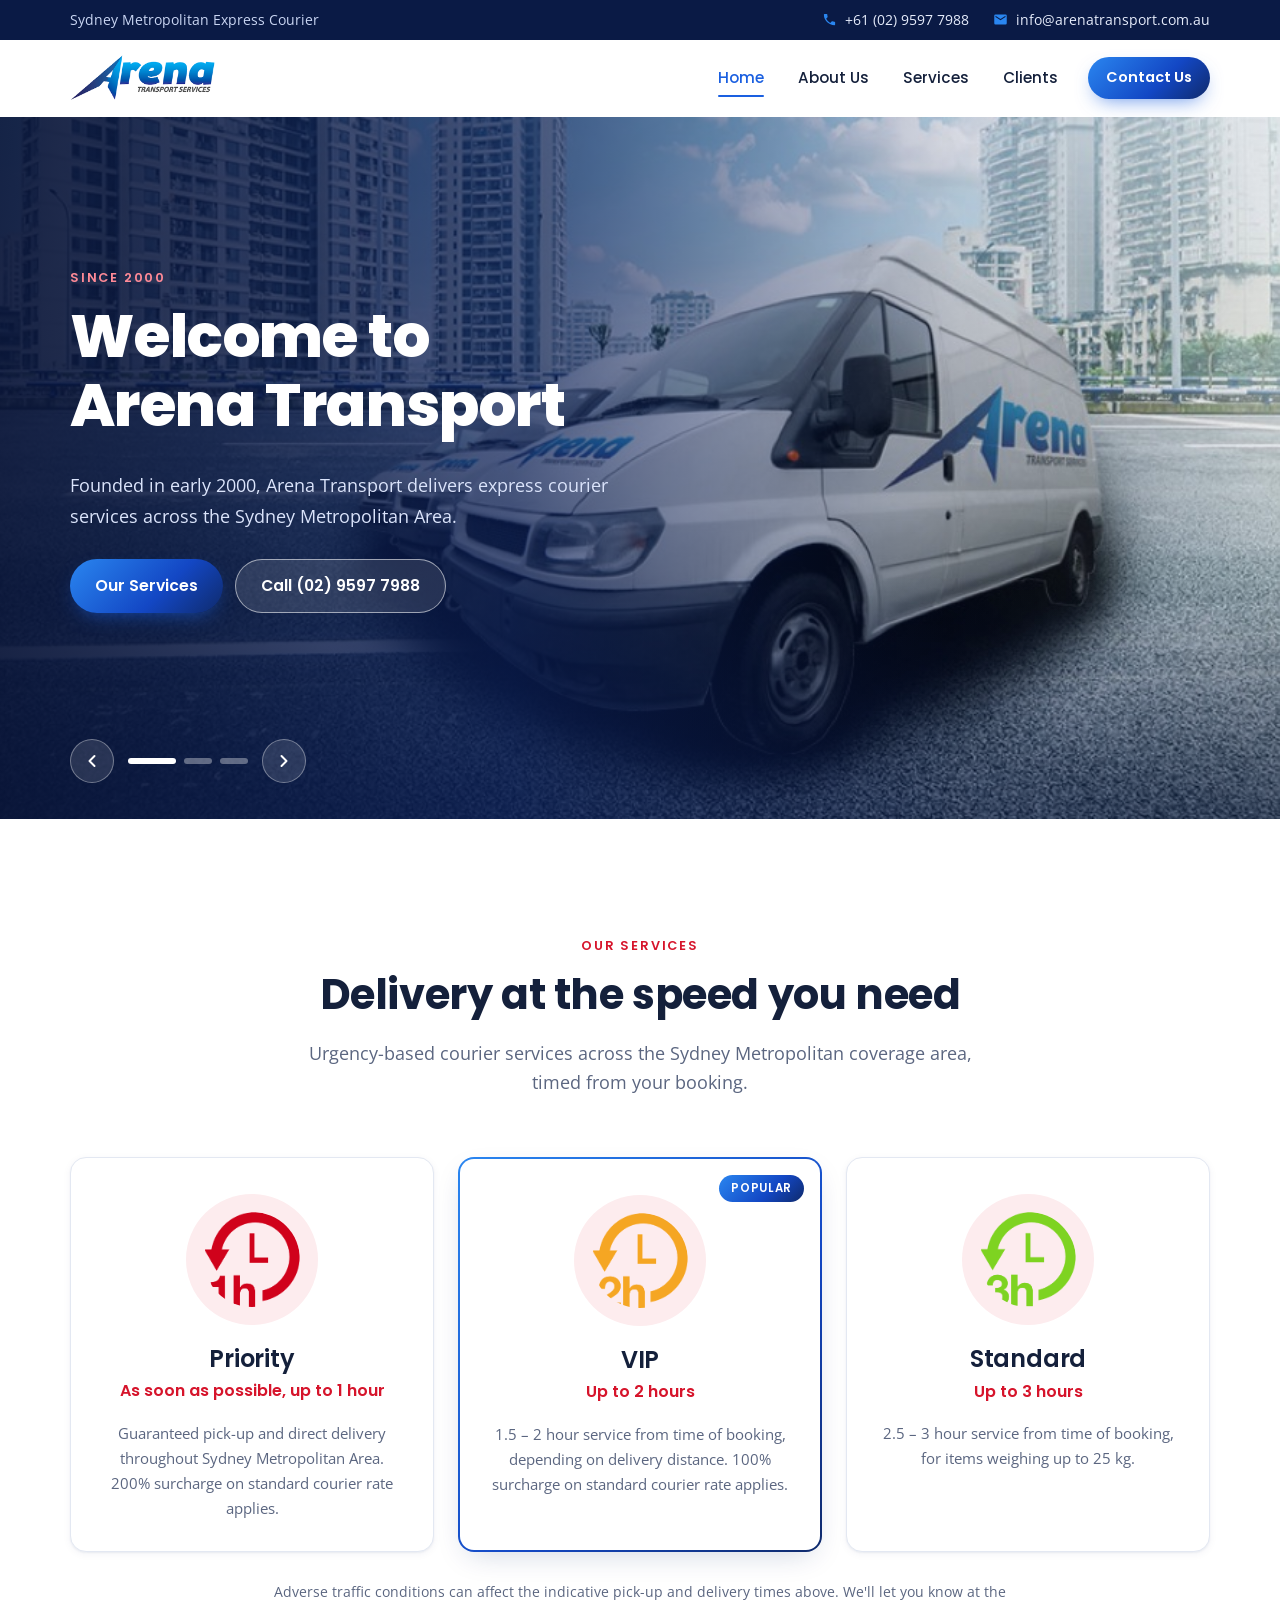
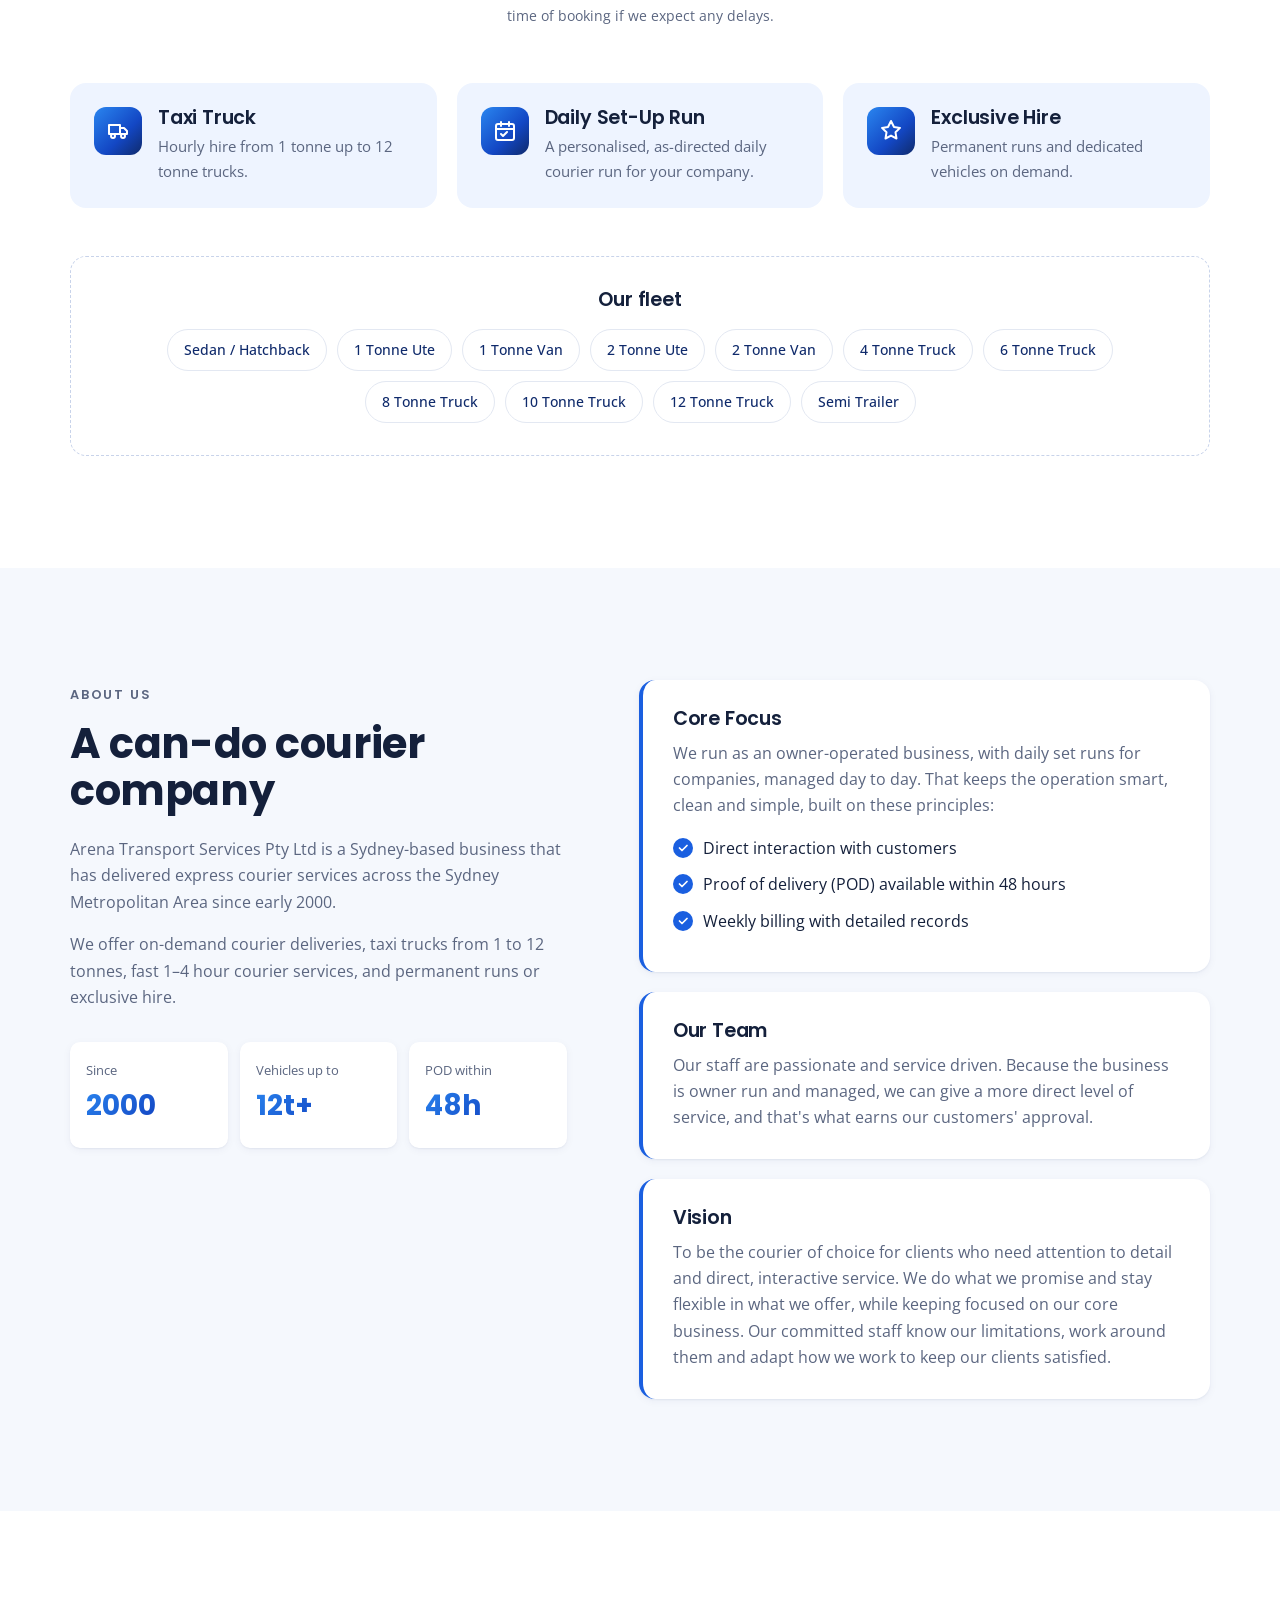
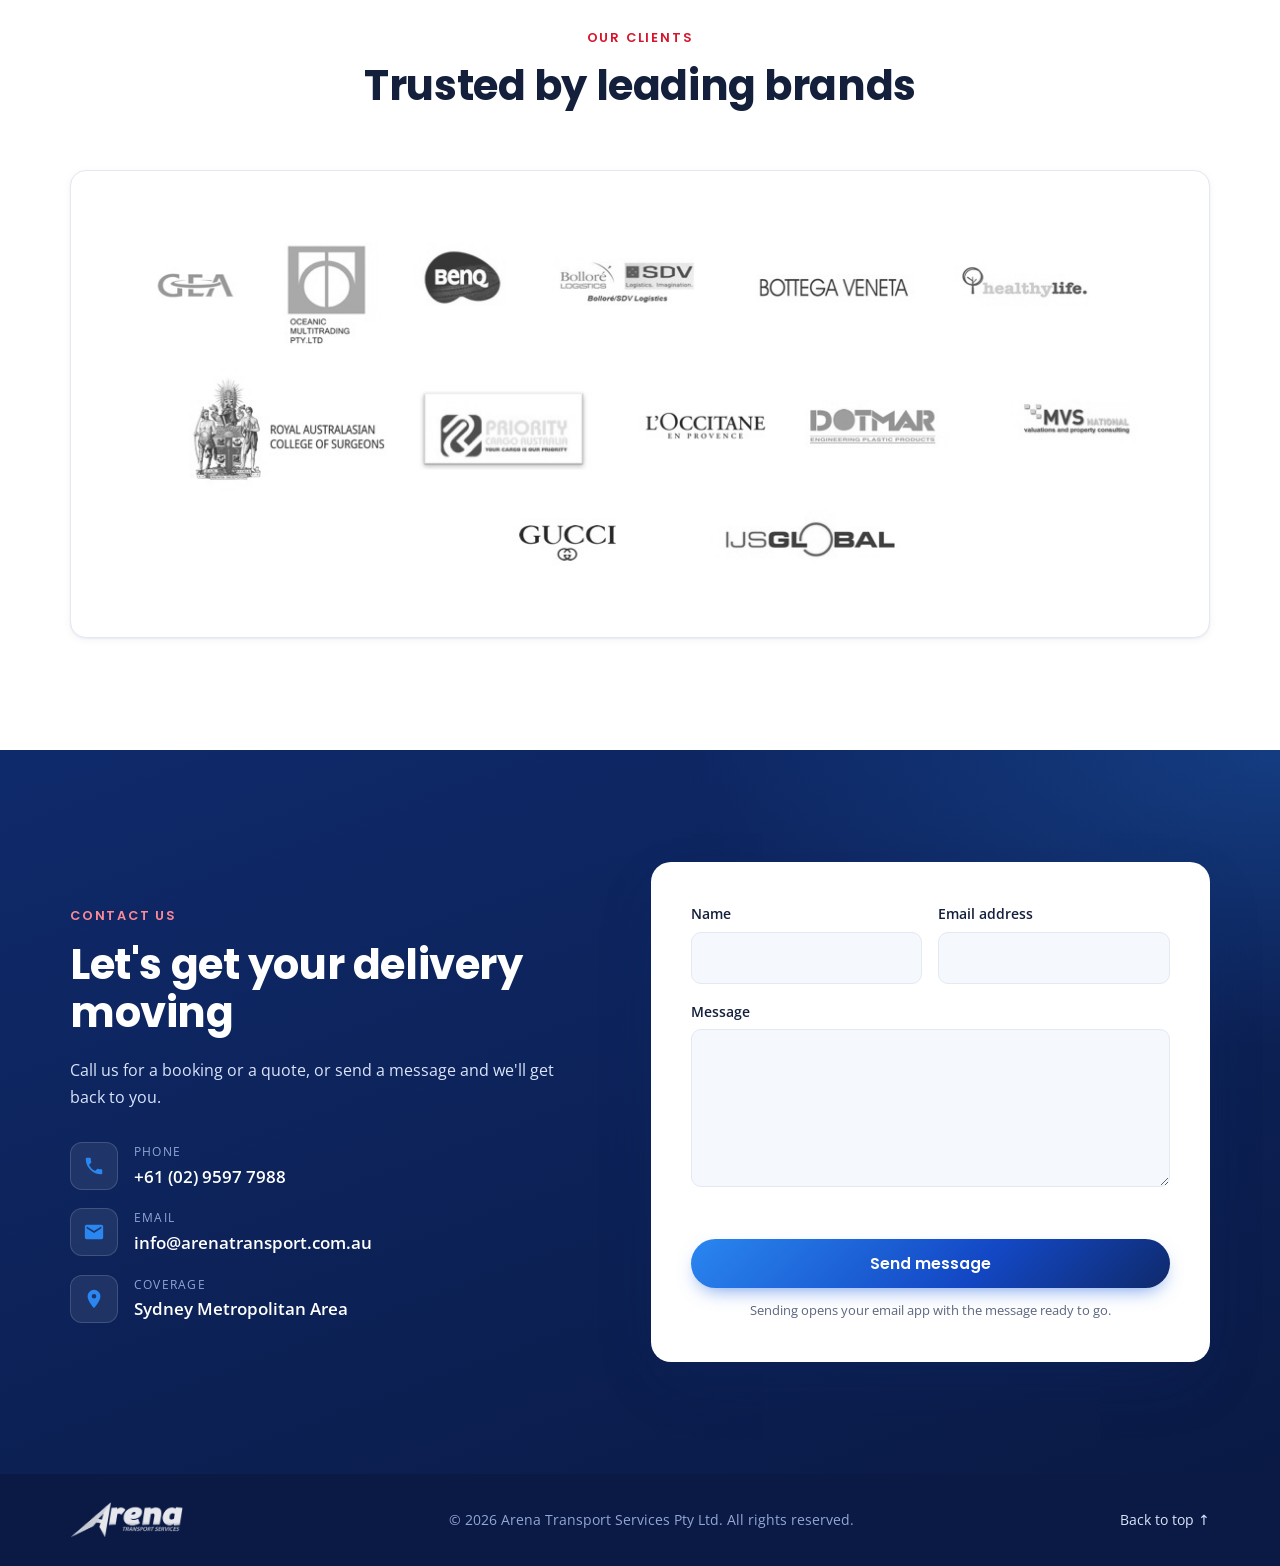
<file: index.html>
<!doctype html>
<html lang="en-AU">
<head>
  <meta charset="utf-8">
  <meta name="viewport" content="width=device-width, initial-scale=1">
  <title>Arena Transport Services | Sydney Express Courier Delivery</title>
  <meta name="description" content="Arena Transport Services – owner-run express courier, taxi truck and daily set-run delivery across the Sydney Metropolitan Area since 2000.">
  <meta name="theme-color" content="#0f2a6b">
  <link rel="canonical" href="https://arenatransport.com.au/">

  <meta property="og:type" content="website">
  <meta property="og:title" content="Arena Transport Services | Sydney Express Courier">
  <meta property="og:description" content="Express courier, taxi truck and daily set-run delivery across Sydney since 2000.">
  <meta property="og:image" content="assets/img/hero-1.jpg">

  <link rel="icon" type="image/png" sizes="32x32" href="assets/img/favicon-32.png">
  <link rel="apple-touch-icon" href="assets/img/apple-touch-icon.png">

  <link rel="preconnect" href="https://fonts.googleapis.com">
  <link rel="preconnect" href="https://fonts.gstatic.com" crossorigin>
  <link href="https://fonts.googleapis.com/css2?family=Open+Sans:wght@400;500;600&family=Poppins:wght@500;600;700;800&display=swap" rel="stylesheet">
  <link rel="stylesheet" href="assets/css/style.css">
  <script>document.documentElement.classList.add("js");</script>
</head>
<body>
  <a class="skip-link" href="#main">Skip to content</a>

  <!-- Top bar -->
  <div class="topbar">
    <div class="container topbar__inner">
      <span class="topbar__tag">Sydney Metropolitan Express Courier</span>
      <div class="topbar__contacts">
        <a href="tel:+61295977988">
          <svg aria-hidden="true" viewBox="0 0 24 24"><path d="M6.6 10.8a15.1 15.1 0 0 0 6.6 6.6l2.2-2.2a1 1 0 0 1 1-.25 11.4 11.4 0 0 0 3.6.57 1 1 0 0 1 1 1V20a1 1 0 0 1-1 1A17 17 0 0 1 3 4a1 1 0 0 1 1-1h3.5a1 1 0 0 1 1 1c0 1.25.2 2.45.57 3.57a1 1 0 0 1-.25 1z"/></svg>
          +61 (02) 9597 7988
        </a>
        <a href="mailto:info@arenatransport.com.au">
          <svg aria-hidden="true" viewBox="0 0 24 24"><path d="M20 4H4a2 2 0 0 0-2 2v12a2 2 0 0 0 2 2h16a2 2 0 0 0 2-2V6a2 2 0 0 0-2-2zm0 4-8 5-8-5V6l8 5 8-5z"/></svg>
          info@arenatransport.com.au
        </a>
      </div>
    </div>
  </div>

  <!-- Header -->
  <header class="header" id="header">
    <div class="container header__inner">
      <a href="#top" class="header__logo" aria-label="Arena Transport Services – home">
        <img src="assets/img/logo.png" alt="Arena Transport Services" width="500" height="159">
      </a>
      <button class="nav-toggle" aria-expanded="false" aria-controls="nav" aria-label="Open menu">
        <span></span><span></span><span></span>
      </button>
      <nav class="nav" id="nav" aria-label="Main">
        <a href="#top">Home</a>
        <a href="#about">About Us</a>
        <a href="#services">Services</a>
        <a href="#clients">Clients</a>
        <a href="#contact" class="btn btn--sm">Contact Us</a>
      </nav>
    </div>
  </header>

  <main id="main">
    <!-- Hero slider -->
    <section class="hero" id="top" aria-roledescription="carousel" aria-label="Highlights">
      <div class="hero__slides">
        <article class="slide is-active" style="background-image: url('assets/img/hero-1.jpg')" aria-roledescription="slide" aria-label="1 of 3">
          <div class="container slide__content">
            <p class="eyebrow">Since 2000</p>
            <h1>Welcome to Arena&nbsp;Transport</h1>
            <p>Founded in early 2000, Arena Transport delivers express courier services across the Sydney Metropolitan Area.</p>
            <div class="slide__actions">
              <a href="#services" class="btn">Our Services</a>
              <a href="tel:+61295977988" class="btn btn--ghost">Call (02) 9597 7988</a>
            </div>
          </div>
        </article>
        <article class="slide" style="background-image: url('assets/img/hero-2.jpg')" aria-roledescription="slide" aria-label="2 of 3">
          <div class="container slide__content">
            <p class="eyebrow">Owner run &amp; managed</p>
            <h2>Our Team</h2>
            <p>Our staff are passionate and service driven. Because the business is owner run and managed, we can give you a more direct level of service.</p>
            <div class="slide__actions">
              <a href="#about" class="btn">About Us</a>
            </div>
          </div>
        </article>
        <article class="slide" style="background-image: url('assets/img/hero-3.jpg')" aria-roledescription="slide" aria-label="3 of 3">
          <div class="container slide__content">
            <p class="eyebrow">Get in touch</p>
            <h2>Let's discuss!</h2>
            <p>Please don't hesitate to contact us. We'd love to hear about your delivery needs.</p>
            <div class="slide__actions">
              <a href="#contact" class="btn">Contact Us</a>
            </div>
          </div>
        </article>
      </div>

      <div class="hero__controls container">
        <button class="hero__arrow" data-dir="-1" aria-label="Previous slide">
          <svg viewBox="0 0 24 24" aria-hidden="true"><path d="M15 18l-6-6 6-6"/></svg>
        </button>
        <div class="hero__dots" role="tablist" aria-label="Choose slide"></div>
        <button class="hero__arrow" data-dir="1" aria-label="Next slide">
          <svg viewBox="0 0 24 24" aria-hidden="true"><path d="M9 6l6 6-6 6"/></svg>
        </button>
      </div>
    </section>

    <!-- Speed services -->
    <section class="section" id="services">
      <div class="container">
        <header class="section__head">
          <p class="eyebrow">Our Services</p>
          <h2>Delivery at the speed you need</h2>
          <p class="lead">Urgency-based courier services across the Sydney Metropolitan coverage area, timed from your booking.</p>
        </header>

        <div class="speed-grid">
          <article class="speed-card reveal">
            <img src="assets/img/1hr.png" alt="" width="120" height="118">
            <h3>Priority</h3>
            <p class="speed-card__time">As soon as possible, up to 1&nbsp;hour</p>
            <p>Guaranteed pick-up and direct delivery throughout Sydney Metropolitan Area. 200% surcharge on standard courier rate applies.</p>
          </article>
          <article class="speed-card speed-card--featured reveal">
            <span class="badge">Popular</span>
            <img src="assets/img/2hr.png" alt="" width="120" height="118">
            <h3>VIP</h3>
            <p class="speed-card__time">Up to 2&nbsp;hours</p>
            <p>1.5 – 2 hour service from time of booking, depending on delivery distance. 100% surcharge on standard courier rate applies.</p>
          </article>
          <article class="speed-card reveal">
            <img src="assets/img/3hr.png" alt="" width="120" height="119">
            <h3>Standard</h3>
            <p class="speed-card__time">Up to 3&nbsp;hours</p>
            <p>2.5 – 3 hour service from time of booking, for items weighing up to 25&nbsp;kg.</p>
          </article>
        </div>

        <p class="note">Adverse traffic conditions can affect the indicative pick-up and delivery times above. We'll let you know at the time of booking if we expect any delays.</p>

        <div class="extra-grid">
          <article class="extra reveal">
            <div class="extra__icon" aria-hidden="true">
              <svg viewBox="0 0 24 24"><path d="M3 6h11v9H3zM14 9h4l3 3v3h-7z"/><circle cx="7" cy="17" r="2"/><circle cx="17" cy="17" r="2"/></svg>
            </div>
            <div>
              <h3>Taxi Truck</h3>
              <p>Hourly hire from 1 tonne up to 12 tonne trucks.</p>
            </div>
          </article>
          <article class="extra reveal">
            <div class="extra__icon" aria-hidden="true">
              <svg viewBox="0 0 24 24"><rect x="3" y="5" width="18" height="16" rx="2"/><path d="M3 10h18M8 3v4M16 3v4M8 15l2 2 4-4"/></svg>
            </div>
            <div>
              <h3>Daily Set-Up Run</h3>
              <p>A personalised, as-directed daily courier run for your company.</p>
            </div>
          </article>
          <article class="extra reveal">
            <div class="extra__icon" aria-hidden="true">
              <svg viewBox="0 0 24 24"><path d="M12 2l3 6 6 .9-4.5 4.4 1 6.2L12 16.6 6.5 19.5l1-6.2L3 8.9 9 8z"/></svg>
            </div>
            <div>
              <h3>Exclusive Hire</h3>
              <p>Permanent runs and dedicated vehicles on demand.</p>
            </div>
          </article>
        </div>

        <div class="fleet reveal">
          <h3>Our fleet</h3>
          <ul class="chips">
            <li>Sedan / Hatchback</li>
            <li>1 Tonne Ute</li>
            <li>1 Tonne Van</li>
            <li>2 Tonne Ute</li>
            <li>2 Tonne Van</li>
            <li>4 Tonne Truck</li>
            <li>6 Tonne Truck</li>
            <li>8 Tonne Truck</li>
            <li>10 Tonne Truck</li>
            <li>12 Tonne Truck</li>
            <li>Semi Trailer</li>
          </ul>
        </div>
      </div>
    </section>

    <!-- About -->
    <section class="section section--tint" id="about">
      <div class="container about">
        <div class="about__intro reveal">
          <p class="eyebrow">About Us</p>
          <h2>A can-do courier company</h2>
          <p>Arena Transport Services Pty Ltd is a Sydney-based business that has delivered express courier services across the Sydney Metropolitan Area since early 2000.</p>
          <p>We offer on-demand courier deliveries, taxi trucks from 1 to 12 tonnes, fast 1–4 hour courier services, and permanent runs or exclusive hire.</p>
          <dl class="stats">
            <div><dt>Since</dt><dd>2000</dd></div>
            <div><dt>Vehicles up to</dt><dd>12t+</dd></div>
            <div><dt>POD within</dt><dd>48h</dd></div>
          </dl>
        </div>

        <div class="about__cards">
          <article class="card reveal">
            <h3>Core Focus</h3>
            <p>We run as an owner-operated business, with daily set runs for companies, managed day to day. That keeps the operation smart, clean and simple, built on these principles:</p>
            <ul class="ticks">
              <li>Direct interaction with customers</li>
              <li>Proof of delivery (POD) available within 48 hours</li>
              <li>Weekly billing with detailed records</li>
            </ul>
          </article>
          <article class="card reveal">
            <h3>Our Team</h3>
            <p>Our staff are passionate and service driven. Because the business is owner run and managed, we can give a more direct level of service, and that's what earns our customers' approval.</p>
          </article>
          <article class="card reveal">
            <h3>Vision</h3>
            <p>To be the courier of choice for clients who need attention to detail and direct, interactive service. We do what we promise and stay flexible in what we offer, while keeping focused on our core business. Our committed staff know our limitations, work around them and adapt how we work to keep our clients satisfied.</p>
          </article>
        </div>
      </div>
    </section>

    <!-- Clients -->
    <section class="section" id="clients">
      <div class="container">
        <header class="section__head">
          <p class="eyebrow">Our Clients</p>
          <h2>Trusted by leading brands</h2>
        </header>
        <figure class="clients reveal">
          <img src="assets/img/clients.jpg" alt="Client logos: GEA, Oceanic Multitrading, BenQ, Bolloré/SDV Logistics, Bottega Veneta, Healthy Life, Royal Australasian College of Surgeons, Priority Cargo Australia, L'Occitane, Dotmar, MVS National, Gucci and IJS Global" width="1073" height="392">
        </figure>
      </div>
    </section>

    <!-- Contact -->
    <section class="section section--dark" id="contact">
      <div class="container contact">
        <div class="contact__info reveal">
          <p class="eyebrow eyebrow--light">Contact Us</p>
          <h2>Let's get your delivery moving</h2>
          <p>Call us for a booking or a quote, or send a message and we'll get back to you.</p>
          <ul class="contact__list">
            <li>
              <span class="contact__icon" aria-hidden="true"><svg viewBox="0 0 24 24"><path d="M6.6 10.8a15.1 15.1 0 0 0 6.6 6.6l2.2-2.2a1 1 0 0 1 1-.25 11.4 11.4 0 0 0 3.6.57 1 1 0 0 1 1 1V20a1 1 0 0 1-1 1A17 17 0 0 1 3 4a1 1 0 0 1 1-1h3.5a1 1 0 0 1 1 1c0 1.25.2 2.45.57 3.57a1 1 0 0 1-.25 1z"/></svg></span>
              <div><small>Phone</small><a href="tel:+61295977988">+61 (02) 9597 7988</a></div>
            </li>
            <li>
              <span class="contact__icon" aria-hidden="true"><svg viewBox="0 0 24 24"><path d="M20 4H4a2 2 0 0 0-2 2v12a2 2 0 0 0 2 2h16a2 2 0 0 0 2-2V6a2 2 0 0 0-2-2zm0 4-8 5-8-5V6l8 5 8-5z"/></svg></span>
              <div><small>Email</small><a href="mailto:info@arenatransport.com.au">info@arenatransport.com.au</a></div>
            </li>
            <li>
              <span class="contact__icon" aria-hidden="true"><svg viewBox="0 0 24 24"><path d="M12 2a7 7 0 0 0-7 7c0 5.25 7 13 7 13s7-7.75 7-13a7 7 0 0 0-7-7zm0 9.5A2.5 2.5 0 1 1 12 6.5a2.5 2.5 0 0 1 0 5z"/></svg></span>
              <div><small>Coverage</small><span>Sydney Metropolitan Area</span></div>
            </li>
          </ul>
        </div>

        <form class="contact__form reveal" id="contact-form" novalidate>
          <div class="field-row">
            <label class="field">
              <span>Name</span>
              <input type="text" name="name" autocomplete="name" required>
            </label>
            <label class="field">
              <span>Email address</span>
              <input type="email" name="email" autocomplete="email" required>
            </label>
          </div>
          <label class="field">
            <span>Message</span>
            <textarea name="message" rows="5" required></textarea>
          </label>
          <p class="form-status" role="status" aria-live="polite"></p>
          <button type="submit" class="btn btn--block">Send message</button>
          <p class="form-hint">Sending opens your email app with the message ready to go.</p>
        </form>
      </div>
    </section>
  </main>

  <footer class="footer">
    <div class="container footer__inner">
      <img src="assets/img/logo-white.png" alt="Arena Transport Services" width="160" height="51">
      <p>&copy; <span id="year">2026</span> Arena Transport Services Pty Ltd. All rights reserved.</p>
      <a href="#top" class="footer__top">Back to top ↑</a>
    </div>
  </footer>

  <script src="assets/js/main.js" defer></script>
</body>
</html>
</file>
<file: assets/css/style.css>
/* ==========================================================================
   Arena Transport Services – stylesheet
   Brand colours are taken from the logo (blue gradient) and the
   service-time icons (red).
   ========================================================================== */

:root {
  --navy-900: #0a1a45;
  --navy-800: #0f2a6b;
  --blue-700: #1347c4;
  --blue-600: #1a5fe0;
  --blue-500: #2a86f0;
  --blue-50:  #eef4ff;
  --red-600:  #d6142b;
  --red-50:   #fdecee;

  --ink:      #14203b;
  --muted:    #5b6680;
  --line:     #e3e8f2;
  --surface:  #ffffff;
  --bg:       #ffffff;
  --tint:     #f5f8fd;

  --brand-gradient: linear-gradient(135deg, var(--blue-500) 0%, var(--blue-700) 60%, var(--navy-800) 100%);

  --font-head: "Poppins", system-ui, -apple-system, "Segoe UI", sans-serif;
  --font-body: "Open Sans", system-ui, -apple-system, "Segoe UI", sans-serif;

  --radius: 16px;
  --radius-sm: 10px;
  --shadow-sm: 0 1px 2px rgb(15 42 107 / .06), 0 2px 8px rgb(15 42 107 / .05);
  --shadow:    0 10px 30px -10px rgb(15 42 107 / .22);
  --shadow-lg: 0 24px 60px -20px rgb(15 42 107 / .35);

  --container: 1180px;
  --gutter: 20px;
  --header-h: 76px;
}

*, *::before, *::after { box-sizing: border-box; }

html {
  scroll-behavior: smooth;
  scroll-padding-top: calc(var(--header-h) + 8px);
  -webkit-text-size-adjust: 100%;
}

body {
  margin: 0;
  font-family: var(--font-body);
  font-size: 1rem;
  line-height: 1.65;
  color: var(--ink);
  background: var(--bg);
  -webkit-font-smoothing: antialiased;
}

img { max-width: 100%; height: auto; display: block; }

h1, h2, h3 {
  font-family: var(--font-head);
  line-height: 1.15;
  margin: 0 0 .5em;
  letter-spacing: -.01em;
}
h1 { font-size: clamp(2.2rem, 5vw, 3.75rem); font-weight: 800; }
h2 { font-size: clamp(1.75rem, 3.4vw, 2.6rem); font-weight: 700; }
h3 { font-size: 1.2rem; font-weight: 600; }

p { margin: 0 0 1em; }

a { color: var(--blue-600); text-decoration: none; }
a:hover { color: var(--blue-700); }

:focus-visible {
  outline: 3px solid var(--blue-500);
  outline-offset: 3px;
  border-radius: 4px;
}

.container {
  width: 100%;
  max-width: var(--container);
  margin-inline: auto;
  padding-inline: var(--gutter);
}

.skip-link {
  position: absolute;
  left: 12px;
  top: -60px;
  z-index: 100;
  padding: 10px 16px;
  background: var(--navy-800);
  color: #fff;
  border-radius: var(--radius-sm);
}
.skip-link:focus { top: 12px; color: #fff; }

/* ---------- Buttons ---------- */

.btn {
  display: inline-flex;
  align-items: center;
  justify-content: center;
  gap: .5em;
  padding: .85em 1.6em;
  font-family: var(--font-head);
  font-weight: 600;
  font-size: .975rem;
  color: #fff;
  background: var(--brand-gradient);
  border: 0;
  border-radius: 999px;
  box-shadow: 0 8px 20px -8px rgb(26 95 224 / .7);
  cursor: pointer;
  transition: transform .2s ease, box-shadow .2s ease, filter .2s ease;
}
.btn:hover {
  color: #fff;
  transform: translateY(-2px);
  box-shadow: 0 14px 28px -10px rgb(26 95 224 / .75);
  filter: brightness(1.05);
}
.btn--ghost {
  background: rgb(255 255 255 / .12);
  border: 1.5px solid rgb(255 255 255 / .55);
  box-shadow: none;
  backdrop-filter: blur(6px);
}
.btn--ghost:hover { background: rgb(255 255 255 / .22); box-shadow: none; }
.btn--sm { padding: .6em 1.25em; font-size: .9rem; }
.btn--block { width: 100%; }

.eyebrow {
  display: inline-block;
  margin-bottom: .9rem;
  font-family: var(--font-head);
  font-size: .8rem;
  font-weight: 600;
  letter-spacing: .14em;
  text-transform: uppercase;
  color: var(--red-600);
}
.eyebrow--light { color: #ff8a97; }

.lead { font-size: 1.1rem; color: var(--muted); }

/* ---------- Top bar ---------- */

.topbar {
  background: var(--navy-900);
  color: #c9d5f2;
  font-size: .85rem;
}
.topbar__inner {
  display: flex;
  align-items: center;
  justify-content: space-between;
  gap: 16px;
  min-height: 40px;
}
.topbar__contacts { display: flex; gap: 24px; flex-wrap: wrap; }
.topbar a { color: #e6ecfb; display: inline-flex; align-items: center; gap: 8px; }
.topbar a:hover { color: #fff; }
.topbar svg { width: 15px; height: 15px; fill: var(--blue-500); }

/* ---------- Header ---------- */

.header {
  position: sticky;
  top: 0;
  z-index: 50;
  background: rgb(255 255 255 / .9);
  backdrop-filter: saturate(180%) blur(14px);
  border-bottom: 1px solid transparent;
  transition: box-shadow .25s ease, border-color .25s ease;
}
.header.is-scrolled {
  border-color: var(--line);
  box-shadow: var(--shadow-sm);
}
.header__inner {
  display: flex;
  align-items: center;
  justify-content: space-between;
  height: var(--header-h);
}
.header__logo img { width: auto; height: 46px; }

.nav { display: flex; align-items: center; gap: 6px; }
.nav a:not(.btn) {
  position: relative;
  padding: 8px 14px;
  font-family: var(--font-head);
  font-weight: 500;
  font-size: .95rem;
  color: var(--ink);
  border-radius: 8px;
}
.nav a:not(.btn)::after {
  content: "";
  position: absolute;
  left: 14px; right: 14px; bottom: 2px;
  height: 2px;
  background: var(--blue-600);
  border-radius: 2px;
  transform: scaleX(0);
  transition: transform .25s ease;
}
.nav a:not(.btn):hover,
.nav a.is-current { color: var(--blue-600); }
.nav a:not(.btn):hover::after,
.nav a.is-current::after { transform: scaleX(1); }
.nav .btn { margin-left: 10px; color: #fff; }

.nav-toggle {
  display: none;
  width: 44px; height: 44px;
  padding: 10px;
  background: none;
  border: 0;
  border-radius: 10px;
  cursor: pointer;
}
.nav-toggle span {
  display: block;
  height: 2px;
  margin: 5px 0;
  background: var(--ink);
  border-radius: 2px;
  transition: transform .25s ease, opacity .25s ease;
}
.nav-toggle[aria-expanded="true"] span:nth-child(1) { transform: translateY(7px) rotate(45deg); }
.nav-toggle[aria-expanded="true"] span:nth-child(2) { opacity: 0; }
.nav-toggle[aria-expanded="true"] span:nth-child(3) { transform: translateY(-7px) rotate(-45deg); }

/* ---------- Hero ---------- */

.hero {
  position: relative;
  min-height: clamp(520px, 78vh, 760px);
  display: flex;
  flex-direction: column;
  justify-content: flex-end;
  overflow: hidden;
  background: var(--navy-900);
  color: #fff;
}
.hero__slides { position: absolute; inset: 0; }
.slide {
  position: absolute;
  inset: 0;
  display: flex;
  align-items: center;
  background-size: cover;
  background-position: 70% center;
  opacity: 0;
  visibility: hidden;
  transition: opacity .9s ease, visibility .9s;
}
.slide::before {
  content: "";
  position: absolute;
  inset: 0;
  background:
    linear-gradient(90deg, rgb(8 20 56 / .92) 0%, rgb(10 30 85 / .72) 40%, rgb(10 30 85 / .15) 75%, transparent 100%),
    linear-gradient(0deg, rgb(8 20 56 / .55) 0%, transparent 35%);
}
.slide.is-active { opacity: 1; visibility: visible; }

.slide__content { position: relative; padding-block: 60px 120px; }
.slide__content > * { max-width: 600px; }
.slide__content h1,
.slide__content h2 { color: #fff; font-size: clamp(2.2rem, 5vw, 3.75rem); font-weight: 800; }
.slide__content p:not(.eyebrow) { font-size: 1.15rem; color: #dbe4fb; }
.slide__content .eyebrow { color: #ff8a97; }
.slide__actions { display: flex; flex-wrap: wrap; gap: 12px; margin-top: 28px; }

.slide.is-active .slide__content > * { animation: rise .8s cubic-bezier(.2,.7,.2,1) both; }
.slide.is-active .slide__content > :nth-child(2) { animation-delay: .08s; }
.slide.is-active .slide__content > :nth-child(3) { animation-delay: .16s; }
.slide.is-active .slide__content > :nth-child(4) { animation-delay: .24s; }

@keyframes rise {
  from { opacity: 0; transform: translateY(18px); }
  to   { opacity: 1; transform: none; }
}

.hero__controls {
  position: relative;
  z-index: 2;
  display: flex;
  align-items: center;
  gap: 14px;
  padding-bottom: 36px;
}
.hero__arrow {
  display: grid;
  place-items: center;
  width: 44px; height: 44px;
  background: rgb(255 255 255 / .12);
  border: 1px solid rgb(255 255 255 / .35);
  border-radius: 50%;
  cursor: pointer;
  transition: background .2s ease;
}
.hero__arrow:hover { background: rgb(255 255 255 / .25); }
.hero__arrow svg { width: 20px; height: 20px; fill: none; stroke: #fff; stroke-width: 2.4; stroke-linecap: round; stroke-linejoin: round; }

.hero__dots { display: flex; gap: 8px; }
.hero__dots button {
  width: 28px; height: 6px;
  padding: 0;
  background: rgb(255 255 255 / .35);
  border: 0;
  border-radius: 999px;
  cursor: pointer;
  transition: width .3s ease, background .3s ease;
}
.hero__dots button[aria-selected="true"] { width: 48px; background: #fff; }

/* ---------- Sections ---------- */

.section { padding-block: clamp(64px, 9vw, 112px); }
.section--tint { background: var(--tint); }
.section--dark {
  background:
    radial-gradient(1000px 500px at 100% 0%, rgb(42 134 240 / .25), transparent 60%),
    linear-gradient(160deg, var(--navy-800), var(--navy-900));
  color: #dbe4fb;
}
.section--dark h2 { color: #fff; }

.section__head {
  max-width: 680px;
  margin: 0 auto clamp(40px, 6vw, 60px);
  text-align: center;
}

/* ---------- Speed services ---------- */

.speed-grid {
  display: grid;
  grid-template-columns: repeat(3, 1fr);
  gap: 24px;
}
.speed-card {
  position: relative;
  padding: 36px 30px 30px;
  text-align: center;
  background: var(--surface);
  border: 1px solid var(--line);
  border-radius: var(--radius);
  box-shadow: var(--shadow-sm);
  transition: transform .3s ease, box-shadow .3s ease, border-color .3s ease;
}
.speed-card:hover {
  transform: translateY(-6px);
  box-shadow: var(--shadow-lg);
  border-color: transparent;
}
.speed-card img {
  width: 96px;
  height: auto;
  margin: 0 auto 20px;
  padding: 18px;
  box-sizing: content-box;
  background: var(--red-50);
  border-radius: 50%;
}
.speed-card h3 { font-size: 1.5rem; margin-bottom: .25em; }
.speed-card__time {
  font-family: var(--font-head);
  font-weight: 600;
  color: var(--red-600);
}
.speed-card p:last-child { color: var(--muted); margin: 0; font-size: .95rem; }
.speed-card--featured {
  border: 2px solid transparent;
  background:
    linear-gradient(var(--surface), var(--surface)) padding-box,
    var(--brand-gradient) border-box;
  box-shadow: var(--shadow);
}
.badge {
  position: absolute;
  top: 16px; right: 16px;
  padding: 4px 12px;
  font-family: var(--font-head);
  font-size: .72rem;
  font-weight: 600;
  letter-spacing: .06em;
  text-transform: uppercase;
  color: #fff;
  background: var(--brand-gradient);
  border-radius: 999px;
}

.note {
  max-width: 760px;
  margin: 28px auto 0;
  text-align: center;
  font-size: .9rem;
  color: var(--muted);
}

.extra-grid {
  display: grid;
  grid-template-columns: repeat(3, 1fr);
  gap: 20px;
  margin-top: 56px;
}
.extra {
  display: flex;
  gap: 16px;
  align-items: flex-start;
  padding: 24px;
  background: var(--blue-50);
  border-radius: var(--radius);
}
.extra h3 { margin-bottom: .25em; }
.extra p { margin: 0; color: var(--muted); font-size: .95rem; }
.extra__icon {
  flex: none;
  display: grid;
  place-items: center;
  width: 48px; height: 48px;
  background: var(--brand-gradient);
  border-radius: 12px;
}
.extra__icon svg { width: 24px; height: 24px; fill: none; stroke: #fff; stroke-width: 2; stroke-linecap: round; stroke-linejoin: round; }

.fleet {
  margin-top: 48px;
  padding: 32px;
  text-align: center;
  border: 1px dashed #c8d3ea;
  border-radius: var(--radius);
}
.chips {
  display: flex;
  flex-wrap: wrap;
  justify-content: center;
  gap: 10px;
  margin: 18px 0 0;
  padding: 0;
  list-style: none;
}
.chips li {
  padding: 8px 16px;
  font-size: .9rem;
  font-weight: 500;
  color: var(--navy-800);
  background: var(--surface);
  border: 1px solid var(--line);
  border-radius: 999px;
  transition: background .2s ease, color .2s ease, border-color .2s ease;
}
.chips li:hover { background: var(--navy-800); border-color: var(--navy-800); color: #fff; }

/* ---------- About ---------- */

.about {
  display: grid;
  grid-template-columns: 1fr 1.15fr;
  gap: clamp(32px, 6vw, 72px);
  align-items: start;
}
.about__intro { position: sticky; top: calc(var(--header-h) + 32px); }
.about__intro p { color: var(--muted); }

.stats {
  display: grid;
  grid-template-columns: repeat(3, 1fr);
  gap: 12px;
  margin: 32px 0 0;
}
.stats div {
  padding: 18px 16px;
  background: var(--surface);
  border-radius: var(--radius-sm);
  box-shadow: var(--shadow-sm);
}
.stats dt { font-size: .8rem; color: var(--muted); }
.stats dd {
  margin: 2px 0 0;
  font-family: var(--font-head);
  font-size: 1.75rem;
  font-weight: 700;
  background: var(--brand-gradient);
  -webkit-background-clip: text;
  background-clip: text;
  color: transparent;
}

.about__cards { display: grid; gap: 20px; }
.card {
  padding: 28px 30px;
  background: var(--surface);
  border-radius: var(--radius);
  border-left: 4px solid var(--blue-600);
  box-shadow: var(--shadow-sm);
}
.card p { color: var(--muted); }
.card > :last-child { margin-bottom: 0; }

.ticks { margin: 0; padding: 0; list-style: none; }
.ticks li {
  position: relative;
  padding-left: 30px;
  margin-bottom: 10px;
}
.ticks li::before {
  content: "";
  position: absolute;
  left: 0; top: .2em;
  width: 20px; height: 20px;
  border-radius: 50%;
  background: var(--blue-600) url("data:image/svg+xml,%3Csvg xmlns='http://www.w3.org/2000/svg' viewBox='0 0 24 24' fill='none' stroke='white' stroke-width='3.5' stroke-linecap='round' stroke-linejoin='round'%3E%3Cpath d='M5 12l5 5L20 7'/%3E%3C/svg%3E") center / 12px no-repeat;
}

/* ---------- Clients ---------- */

.clients {
  margin: 0;
  padding: clamp(16px, 4vw, 40px);
  background: #fff;
  border: 1px solid var(--line);
  border-radius: var(--radius);
  box-shadow: var(--shadow-sm);
}
.clients img { margin-inline: auto; filter: grayscale(1); opacity: .85; transition: filter .4s ease, opacity .4s ease; }
.clients:hover img { filter: none; opacity: 1; }

/* ---------- Contact ---------- */

.contact {
  display: grid;
  grid-template-columns: 1fr 1.1fr;
  gap: clamp(32px, 6vw, 72px);
  align-items: center;
}
.contact__list { margin: 32px 0 0; padding: 0; list-style: none; display: grid; gap: 18px; }
.contact__list li { display: flex; align-items: center; gap: 16px; }
.contact__list small { display: block; font-size: .78rem; text-transform: uppercase; letter-spacing: .1em; color: #93a6d6; }
.contact__list a, .contact__list span:not(.contact__icon) { color: #fff; font-weight: 600; font-size: 1.05rem; }
.contact__list a:hover { color: #9fc5ff; }
.contact__icon {
  flex: none;
  display: grid;
  place-items: center;
  width: 48px; height: 48px;
  background: rgb(255 255 255 / .08);
  border: 1px solid rgb(255 255 255 / .15);
  border-radius: 12px;
}
.contact__icon svg { width: 22px; height: 22px; fill: var(--blue-500); }

.contact__form {
  padding: clamp(24px, 4vw, 40px);
  background: var(--surface);
  color: var(--ink);
  border-radius: calc(var(--radius) + 4px);
  box-shadow: var(--shadow-lg);
}
.field-row { display: grid; grid-template-columns: 1fr 1fr; gap: 16px; }
.field { display: block; margin-bottom: 16px; }
.field span { display: block; margin-bottom: 6px; font-size: .88rem; font-weight: 600; }
.field input,
.field textarea {
  width: 100%;
  padding: 12px 14px;
  font: inherit;
  color: var(--ink);
  background: var(--tint);
  border: 1.5px solid var(--line);
  border-radius: var(--radius-sm);
  transition: border-color .2s ease, box-shadow .2s ease, background .2s ease;
}
.field textarea { resize: vertical; min-height: 130px; }
.field input:focus,
.field textarea:focus {
  outline: none;
  background: #fff;
  border-color: var(--blue-600);
  box-shadow: 0 0 0 4px rgb(26 95 224 / .15);
}
.field .is-invalid { border-color: var(--red-600); }
.form-status { min-height: 1.4em; margin: 0 0 8px; font-size: .9rem; color: var(--red-600); }
.form-status.is-ok { color: #12805c; }
.form-hint { margin: 12px 0 0; text-align: center; font-size: .82rem; color: var(--muted); }

/* ---------- Footer ---------- */

.footer {
  padding-block: 28px;
  background: var(--navy-900);
  color: #93a6d6;
  font-size: .88rem;
}
.footer__inner {
  display: flex;
  align-items: center;
  justify-content: space-between;
  gap: 16px;
  flex-wrap: wrap;
}
.footer img { height: 36px; width: auto; opacity: .9; }
.footer p { margin: 0; }
.footer__top { color: #dbe4fb; }
.footer__top:hover { color: #fff; }

/* ---------- Scroll reveal ---------- */

.js .reveal {
  opacity: 0;
  transform: translateY(24px);
  transition: opacity .7s ease, transform .7s cubic-bezier(.2,.7,.2,1);
}
.js .reveal.is-visible { opacity: 1; transform: none; }

/* ---------- Responsive ---------- */

@media (max-width: 960px) {
  .speed-grid, .extra-grid { grid-template-columns: 1fr; max-width: 520px; margin-inline: auto; }
  .about, .contact { grid-template-columns: 1fr; }
  .about__intro { position: static; }
}

@media (max-width: 820px) {
  :root { --header-h: 66px; }
  .header__logo img { height: 38px; }
  .nav-toggle { display: block; }
  .nav {
    position: absolute;
    top: 100%;
    left: 0; right: 0;
    flex-direction: column;
    align-items: stretch;
    gap: 4px;
    padding: 12px var(--gutter) 20px;
    background: #fff;
    border-bottom: 1px solid var(--line);
    box-shadow: var(--shadow);
    opacity: 0;
    visibility: hidden;
    transform: translateY(-8px);
    transition: opacity .2s ease, transform .2s ease, visibility .2s;
  }
  .nav.is-open { opacity: 1; visibility: visible; transform: none; }
  .nav a:not(.btn) { padding: 12px 8px; }
  .nav a:not(.btn)::after { display: none; }
  .nav .btn { margin: 8px 0 0; }
}

@media (max-width: 640px) {
  :root { --gutter: 16px; }
  .topbar__tag { display: none; }
  .topbar__inner { justify-content: center; }
  .topbar__contacts { gap: 2px 16px; justify-content: center; padding-block: 6px; }
  .topbar__inner { min-height: 0; }
  .slide { background-position: 72% center; }
  .slide::before { background: linear-gradient(0deg, rgb(8 20 56 / .95) 0%, rgb(8 20 56 / .7) 55%, rgb(8 20 56 / .35) 100%); }
  .slide { align-items: flex-end; }
  .field-row { grid-template-columns: 1fr; gap: 0; }
  .stats dd { font-size: 1.4rem; }
  .footer__inner { justify-content: center; text-align: center; }
}

@media (prefers-reduced-motion: reduce) {
  html { scroll-behavior: auto; }
  *, *::before, *::after { animation: none !important; transition: none !important; }
  .js .reveal { opacity: 1; transform: none; }
}
</file>
